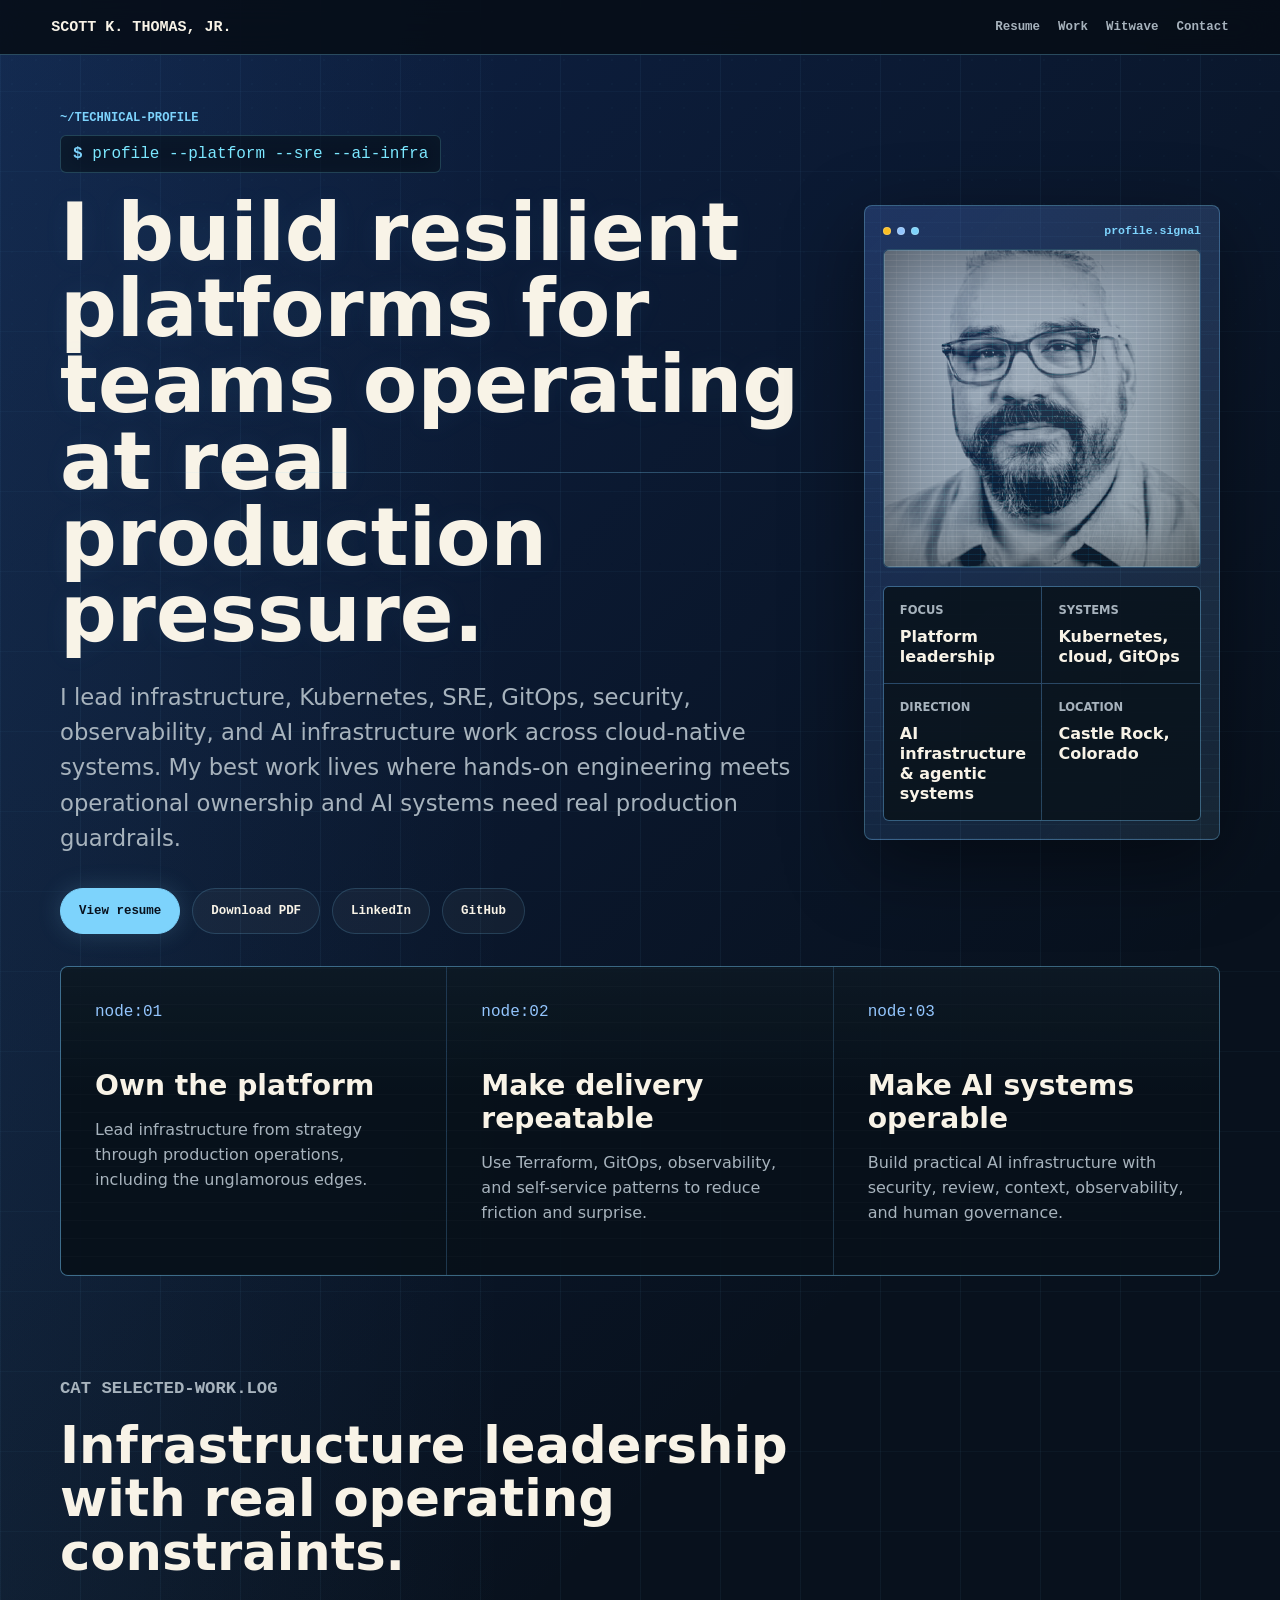
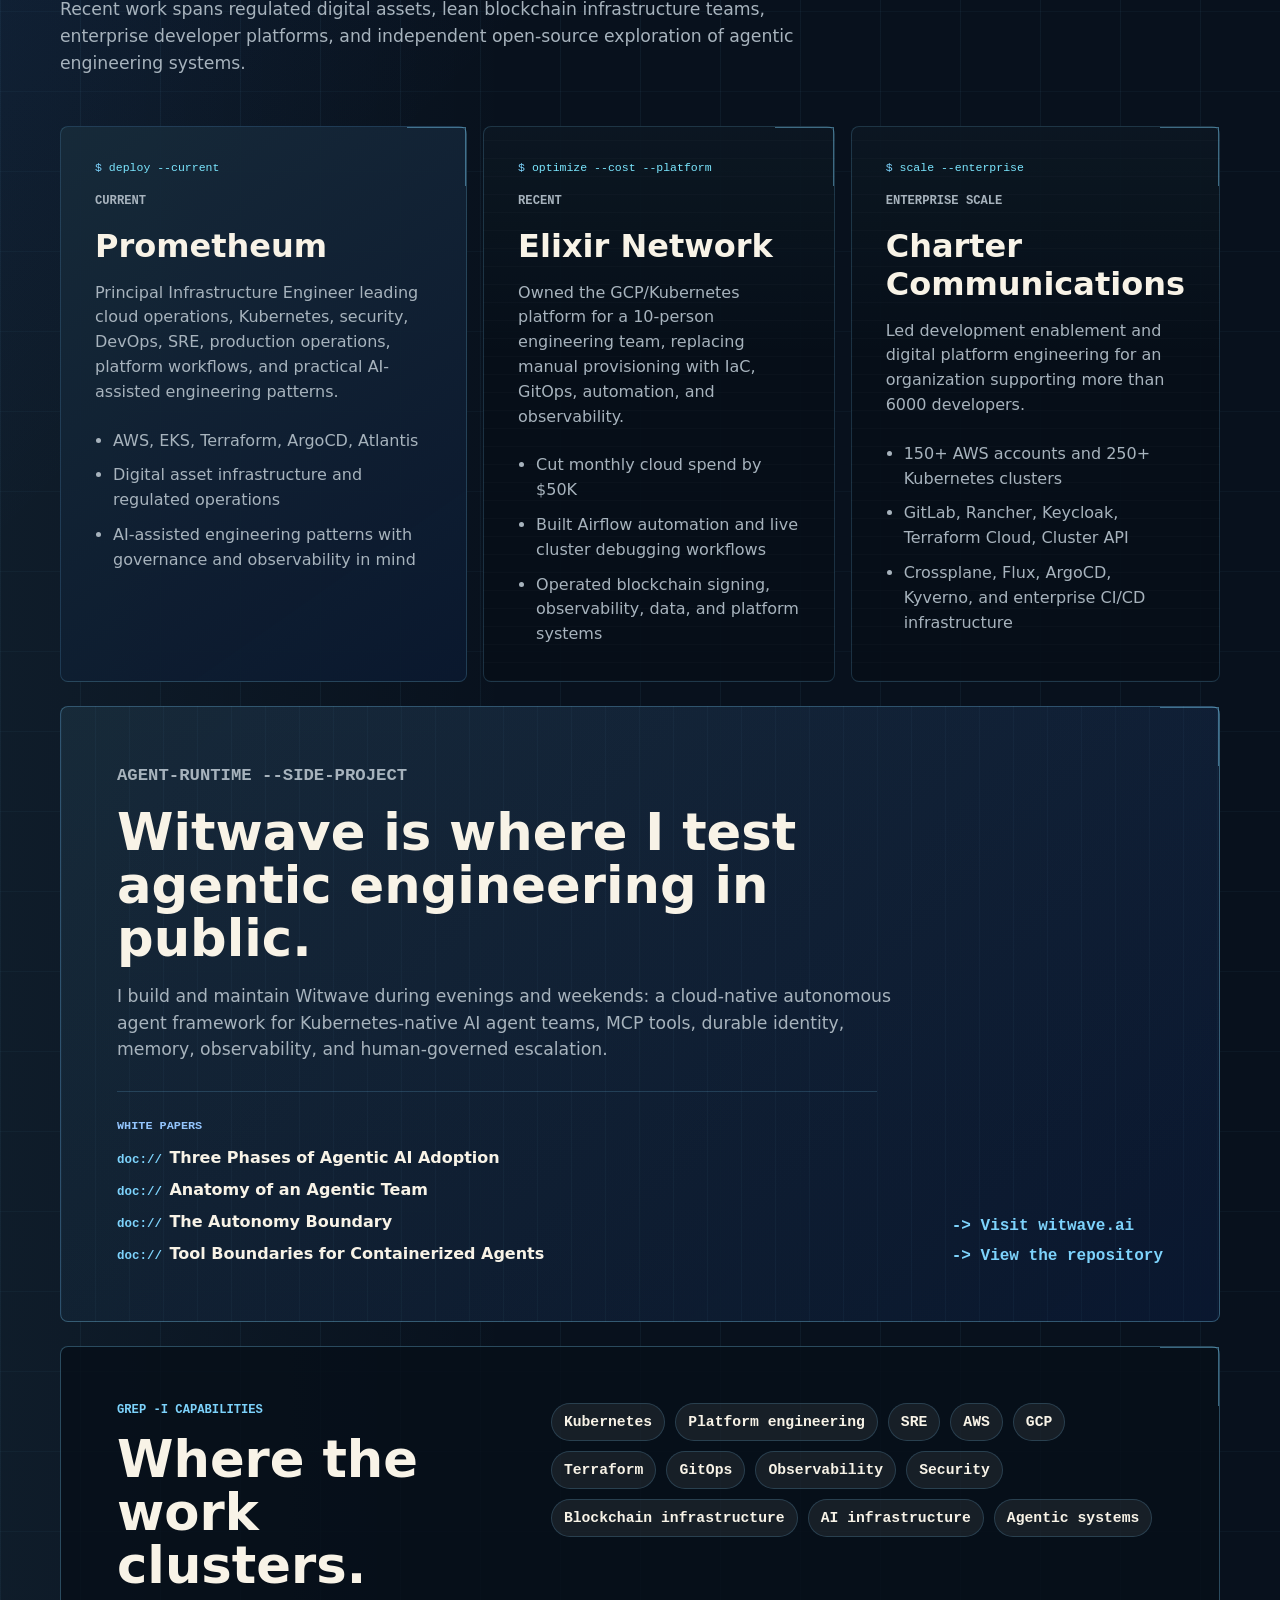
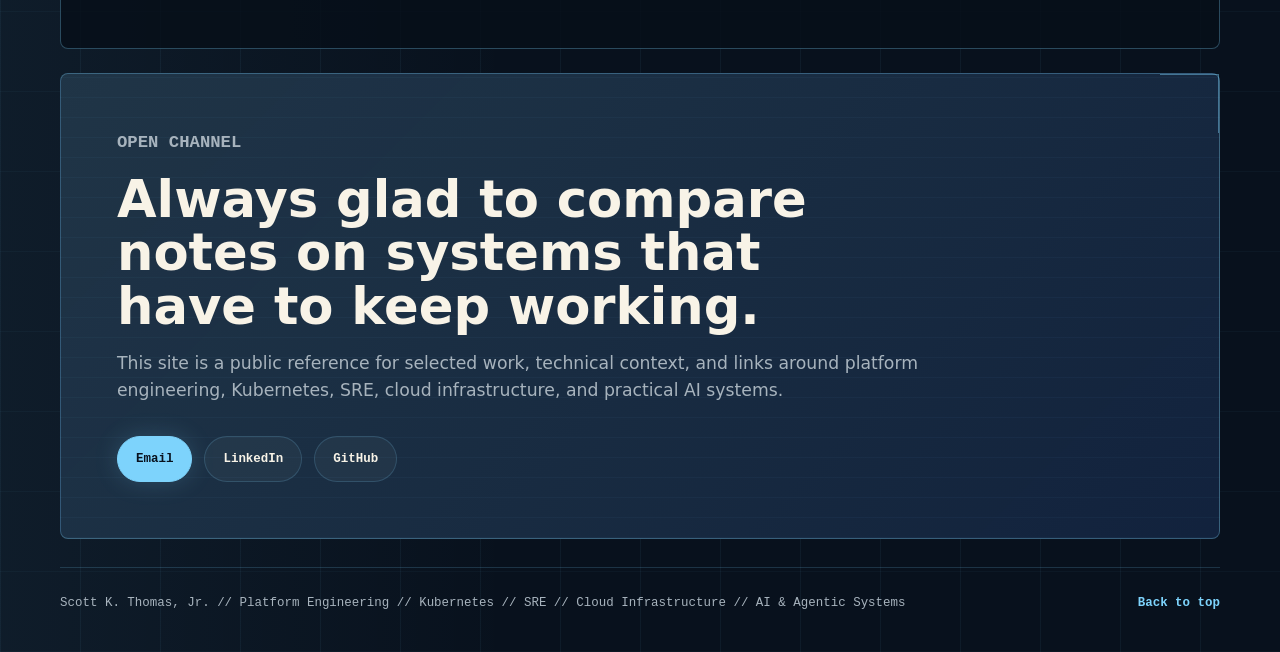
<file: index.html>
<!doctype html>
<html lang="en">
  <head>
    <meta charset="utf-8" />
    <meta name="viewport" content="width=device-width, initial-scale=1" />
    <title>Scott K. Thomas, Jr. | Platform Engineering, Kubernetes, SRE, AI Infrastructure</title>
    <meta
      name="description"
      content="Scott K. Thomas, Jr. is a platform engineering and infrastructure leader focused on Kubernetes, SRE, cloud infrastructure, GitOps, AI infrastructure, and practical agentic systems."
    />
    <link rel="canonical" href="https://scott-thomas.io/" />
    <meta property="og:site_name" content="Scott K. Thomas, Jr." />
    <meta property="og:type" content="profile" />
    <meta property="og:title" content="Scott K. Thomas, Jr. | Platform Engineering & AI Infrastructure" />
    <meta
      property="og:description"
      content="Platform engineering, Kubernetes, SRE, cloud infrastructure, AI infrastructure, and practical agentic systems."
    />
    <meta property="og:url" content="https://scott-thomas.io/" />
    <meta property="og:image" content="https://scott-thomas.io/assets/social-preview.png" />
    <meta property="og:image:width" content="1200" />
    <meta property="og:image:height" content="630" />
    <meta
      property="og:image:alt"
      content="Scott K. Thomas, Jr. professional profile preview with platform engineering and AI infrastructure positioning."
    />
    <meta name="twitter:card" content="summary_large_image" />
    <meta name="twitter:title" content="Scott K. Thomas, Jr. | Platform Engineering & AI Infrastructure" />
    <meta
      name="twitter:description"
      content="Platform engineering, Kubernetes, SRE, cloud infrastructure, AI infrastructure, and practical agentic systems."
    />
    <meta name="twitter:image" content="https://scott-thomas.io/assets/social-preview.png" />
    <meta
      name="twitter:image:alt"
      content="Scott K. Thomas, Jr. professional profile preview with platform engineering and AI infrastructure positioning."
    />
    <link rel="icon" href="favicon.svg" type="image/svg+xml" />
    <link rel="manifest" href="site.webmanifest" />
    <link rel="alternate" href="resume.txt" type="text/plain" title="Plain text resume" />
    <link rel="alternate" href="llms.txt" type="text/plain" title="AI-readable site index" />
    <link rel="alternate" href="llms-full.txt" type="text/plain" title="AI-readable full site summary" />
    <link rel="stylesheet" href="assets/styles.css" />
    <script type="application/ld+json">
      {
        "@context": "https://schema.org",
        "@type": "ProfilePage",
        "@id": "https://scott-thomas.io/#profile",
        "url": "https://scott-thomas.io/",
        "name": "Scott K. Thomas, Jr. | Platform Engineering & AI Infrastructure",
        "description": "Scott K. Thomas, Jr. is a platform engineering and infrastructure leader focused on Kubernetes, SRE, cloud infrastructure, GitOps, AI infrastructure, and practical agentic systems.",
        "mainEntity": {
          "@type": "Person",
          "@id": "https://scott-thomas.io/#scott-k-thomas-jr",
          "name": "Scott K. Thomas, Jr.",
          "alternateName": "Scott Thomas",
          "url": "https://scott-thomas.io/",
          "image": "https://scott-thomas.io/assets/scott-k-thomas-jr.jpg",
          "jobTitle": "Platform Engineering and Infrastructure Leader",
          "address": {
            "@type": "PostalAddress",
            "addressLocality": "Castle Rock",
            "addressRegion": "CO",
            "addressCountry": "US"
          },
          "sameAs": [
            "https://linkedin.com/in/skthomasjr",
            "https://github.com/skthomasjr",
            "https://github.com/witwave-ai/witwave",
            "https://witwave.ai"
          ],
          "knowsAbout": [
            "Platform Engineering",
            "Kubernetes",
            "Site Reliability Engineering",
            "Cloud Infrastructure",
            "GitOps",
            "Observability",
            "AI Infrastructure",
            "Agentic AI Systems"
          ]
        }
      }
    </script>
  </head>
  <body>
    <header class="site-header">
      <a class="brand" href="#top" aria-label="Scott K. Thomas, Jr. home">Scott K. Thomas, Jr.</a>
      <nav class="nav" aria-label="Primary navigation">
        <a href="resume/">Resume</a>
        <a href="#work">Work</a>
        <a href="#witwave">Witwave</a>
        <a href="#contact">Contact</a>
      </nav>
    </header>

    <main id="top">
      <section class="hero">
        <div class="hero-copy">
          <p class="eyebrow">~/technical-profile</p>
          <div class="terminal-line" aria-label="Career focus command">
            <span>$</span> profile --platform --sre --ai-infra
          </div>
          <h1>I build resilient platforms for teams operating at real production pressure.</h1>
          <p>
            I lead infrastructure, Kubernetes, SRE, GitOps, security, observability, and AI infrastructure work across
            cloud-native systems. My best work lives where hands-on engineering meets operational ownership and AI
            systems need real production guardrails.
          </p>
          <div class="hero-actions" id="resume">
            <a class="button primary" href="resume/">View resume</a>
            <a class="button secondary" href="resume.pdf">Download PDF</a>
            <a class="button secondary" href="https://linkedin.com/in/skthomasjr" rel="me">LinkedIn</a>
            <a class="button secondary" href="https://github.com/skthomasjr" rel="me">GitHub</a>
          </div>
        </div>

        <aside class="signal-panel" aria-label="Professional profile snapshot">
          <div class="panel-bar">
            <span></span>
            <span></span>
            <span></span>
            <strong>profile.signal</strong>
          </div>
          <div class="portrait-frame">
            <img
              class="portrait"
              src="assets/scott-k-thomas-jr.jpg"
              width="460"
              height="460"
              alt="Scott K. Thomas, Jr."
            />
          </div>
          <div class="signal-grid">
            <div>
              <span>Focus</span>
              <strong>Platform leadership</strong>
            </div>
            <div>
              <span>Systems</span>
              <strong>Kubernetes, cloud, GitOps</strong>
            </div>
            <div>
              <span>Direction</span>
              <strong>AI infrastructure & agentic systems</strong>
            </div>
            <div>
              <span>Location</span>
              <strong>Castle Rock, Colorado</strong>
            </div>
          </div>
        </aside>
      </section>

      <section class="thesis-strip" aria-label="Professional focus">
        <article>
          <span>node:01</span>
          <h2>Own the platform</h2>
          <p>Lead infrastructure from strategy through production operations, including the unglamorous edges.</p>
        </article>
        <article>
          <span>node:02</span>
          <h2>Make delivery repeatable</h2>
          <p>Use Terraform, GitOps, observability, and self-service patterns to reduce friction and surprise.</p>
        </article>
        <article>
          <span>node:03</span>
          <h2>Make AI systems operable</h2>
          <p>Build practical AI infrastructure with security, review, context, observability, and human governance.</p>
        </article>
      </section>

      <section class="section-heading">
        <p class="eyebrow">cat selected-work.log</p>
        <h2>Infrastructure leadership with real operating constraints.</h2>
        <p>
          Recent work spans regulated digital assets, lean blockchain infrastructure teams, enterprise developer
          platforms, and independent open-source exploration of agentic engineering systems.
        </p>
      </section>

      <section class="work-grid" id="work" aria-label="Selected professional work">
        <article class="work-card featured">
          <div class="card-command">deploy --current</div>
          <p class="card-kicker">Current</p>
          <h3>Prometheum</h3>
          <p>
            Principal Infrastructure Engineer leading cloud operations, Kubernetes, security, DevOps, SRE, production
            operations, platform workflows, and practical AI-assisted engineering patterns.
          </p>
          <ul>
            <li>AWS, EKS, Terraform, ArgoCD, Atlantis</li>
            <li>Digital asset infrastructure and regulated operations</li>
            <li>AI-assisted engineering patterns with governance and observability in mind</li>
          </ul>
        </article>

        <article class="work-card">
          <div class="card-command">optimize --cost --platform</div>
          <p class="card-kicker">Recent</p>
          <h3>Elixir Network</h3>
          <p>
            Owned the GCP/Kubernetes platform for a 10-person engineering team, replacing manual provisioning with IaC,
            GitOps, automation, and observability.
          </p>
          <ul>
            <li>Cut monthly cloud spend by $50K</li>
            <li>Built Airflow automation and live cluster debugging workflows</li>
            <li>Operated blockchain signing, observability, data, and platform systems</li>
          </ul>
        </article>

        <article class="work-card">
          <div class="card-command">scale --enterprise</div>
          <p class="card-kicker">Enterprise scale</p>
          <h3>Charter Communications</h3>
          <p>
            Led development enablement and digital platform engineering for an organization supporting more than 6000
            developers.
          </p>
          <ul>
            <li>150+ AWS accounts and 250+ Kubernetes clusters</li>
            <li>GitLab, Rancher, Keycloak, Terraform Cloud, Cluster API</li>
            <li>Crossplane, Flux, ArgoCD, Kyverno, and enterprise CI/CD infrastructure</li>
          </ul>
        </article>
      </section>

      <section class="witwave-band" id="witwave">
        <div>
          <p class="eyebrow">agent-runtime --side-project</p>
          <h2>Witwave is where I test agentic engineering in public.</h2>
          <p>
            I build and maintain Witwave during evenings and weekends: a cloud-native autonomous agent framework for
            Kubernetes-native AI agent teams, MCP tools, durable identity, memory, observability, and human-governed
            escalation.
          </p>
          <div class="writing-proof" aria-label="Selected Witwave white papers">
            <span>White papers</span>
            <ul>
              <li>
                <a
                  href="https://witwave.ai/whitepapers/three-phases-of-ai-adoption/three-phases-of-ai-adoption.pdf"
                  type="application/pdf"
                  >Three Phases of Agentic AI Adoption</a
                >
              </li>
              <li>
                <a
                  href="https://witwave.ai/whitepapers/anatomy-of-an-agentic-team/anatomy-of-an-agentic-team.pdf"
                  type="application/pdf"
                  >Anatomy of an Agentic Team</a
                >
              </li>
              <li>
                <a
                  href="https://witwave.ai/whitepapers/the-autonomy-boundary/the-autonomy-boundary.pdf"
                  type="application/pdf"
                  >The Autonomy Boundary</a
                >
              </li>
              <li>
                <a
                  href="https://witwave.ai/whitepapers/tool-boundaries-for-containerized-agents/tool-boundaries-for-containerized-agents.pdf"
                  type="application/pdf"
                  >Tool Boundaries for Containerized Agents</a
                >
              </li>
            </ul>
          </div>
        </div>
        <div class="witwave-actions">
          <a class="text-link" href="https://witwave.ai">Visit witwave.ai</a>
          <a class="text-link" href="https://github.com/witwave-ai/witwave">View the repository</a>
        </div>
      </section>

      <section class="capability-grid" aria-label="Core capabilities">
        <div>
          <p class="eyebrow">grep -i capabilities</p>
          <h2>Where the work clusters.</h2>
        </div>
        <ul class="tag-list">
          <li>Kubernetes</li>
          <li>Platform engineering</li>
          <li>SRE</li>
          <li>AWS</li>
          <li>GCP</li>
          <li>Terraform</li>
          <li>GitOps</li>
          <li>Observability</li>
          <li>Security</li>
          <li>Blockchain infrastructure</li>
          <li>AI infrastructure</li>
          <li>Agentic systems</li>
        </ul>
      </section>

      <section class="contact-panel" id="contact">
        <p class="eyebrow">open channel</p>
        <h2>Always glad to compare notes on systems that have to keep working.</h2>
        <p>
          This site is a public reference for selected work, technical context, and links around platform engineering,
          Kubernetes, SRE, cloud infrastructure, and practical AI systems.
        </p>
        <div class="contact-actions">
          <a class="button primary" href="mailto:contact@scott-thomas.io">Email</a>
          <a class="button secondary" href="https://linkedin.com/in/skthomasjr" rel="me">LinkedIn</a>
          <a class="button secondary" href="https://github.com/skthomasjr" rel="me">GitHub</a>
        </div>
      </section>
    </main>

    <footer class="site-footer">
      <p>
        Scott K. Thomas, Jr. // Platform Engineering // Kubernetes // SRE // Cloud Infrastructure // AI & Agentic
        Systems
      </p>
      <a href="#top">Back to top</a>
    </footer>
  </body>
</html>
</file>
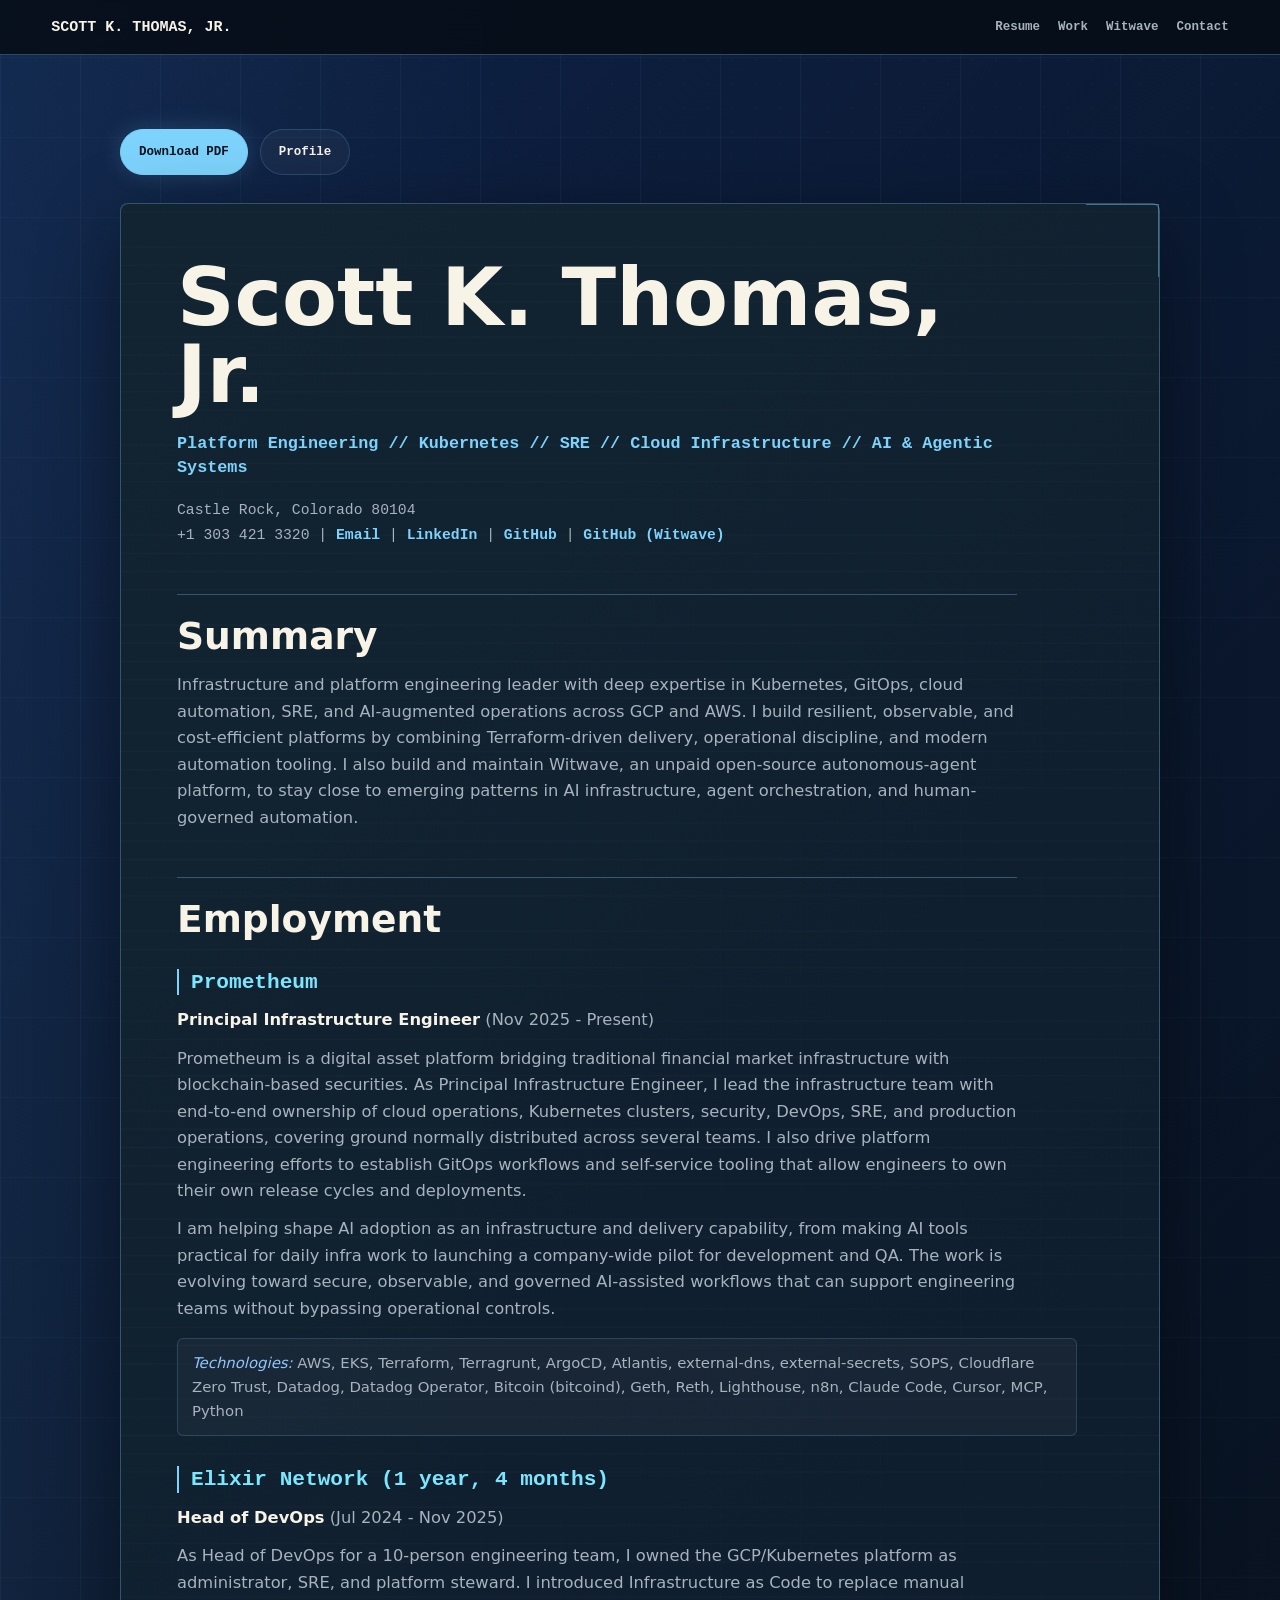
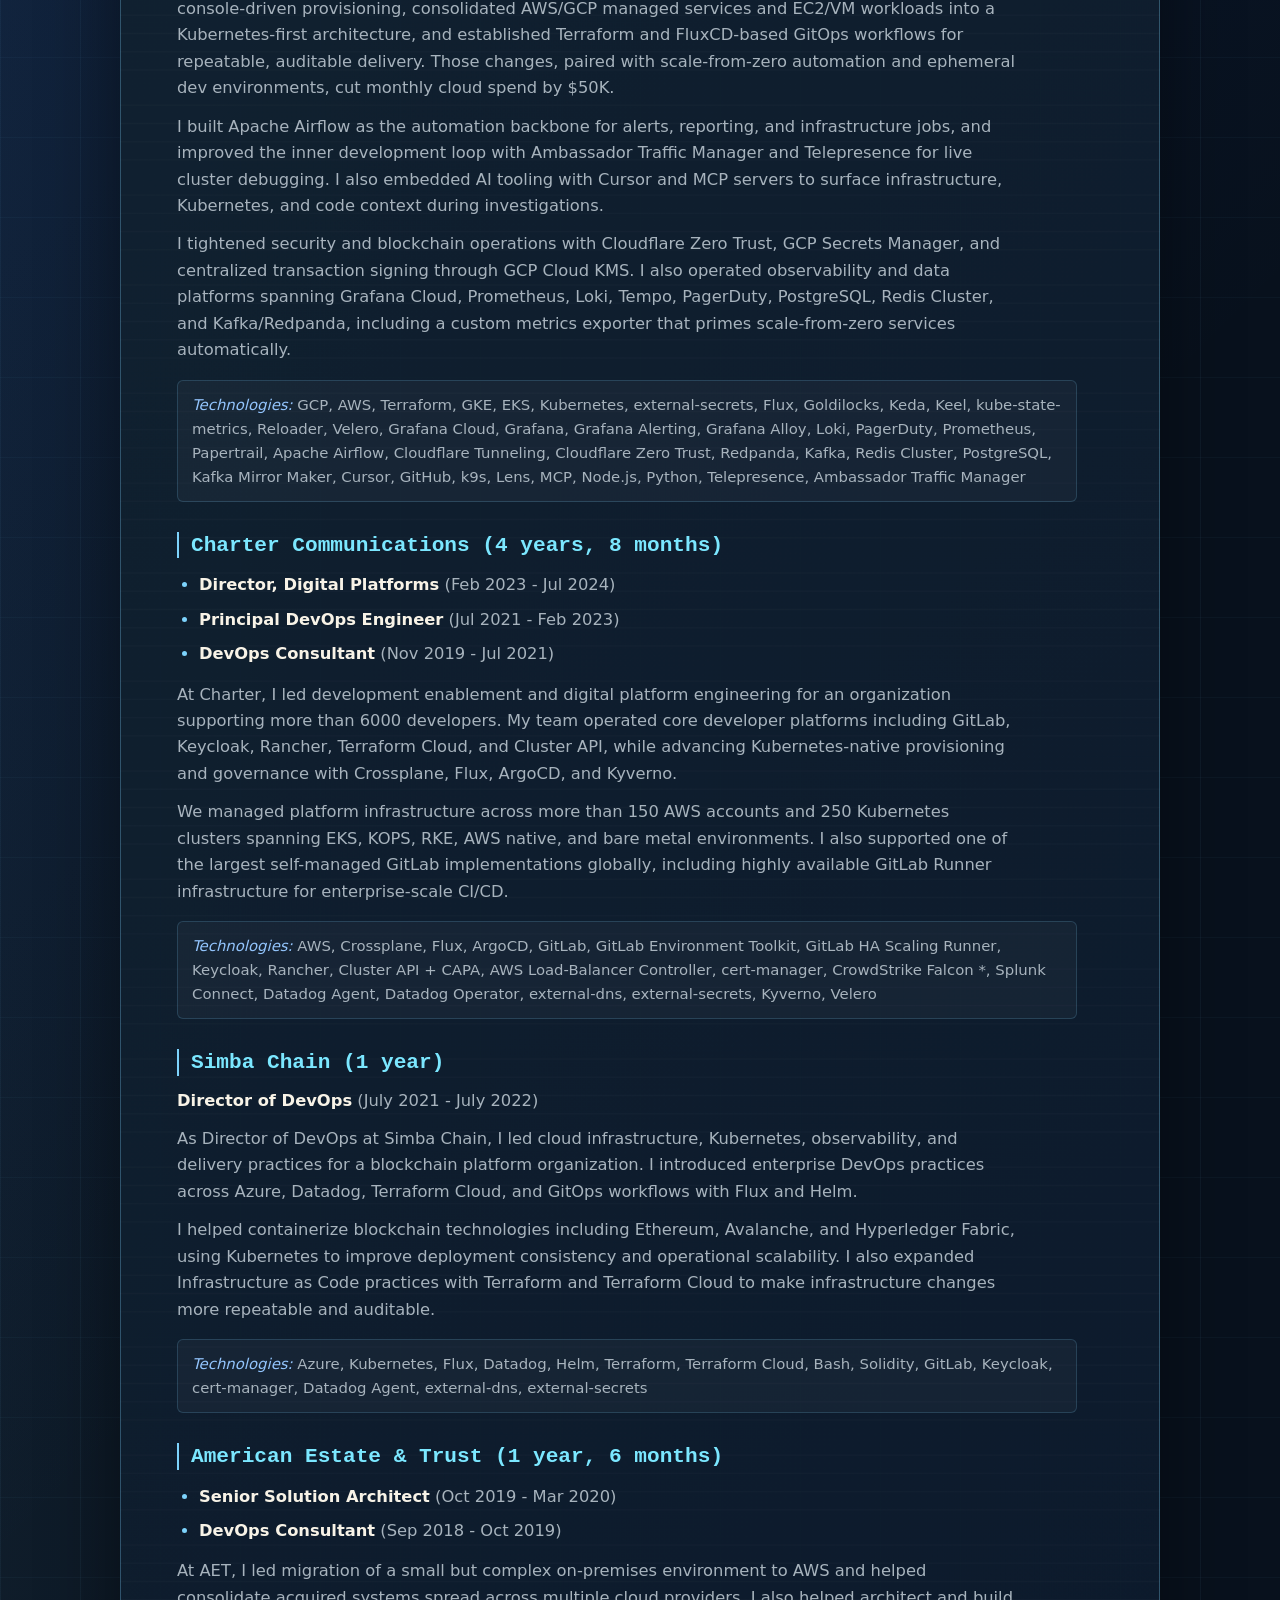
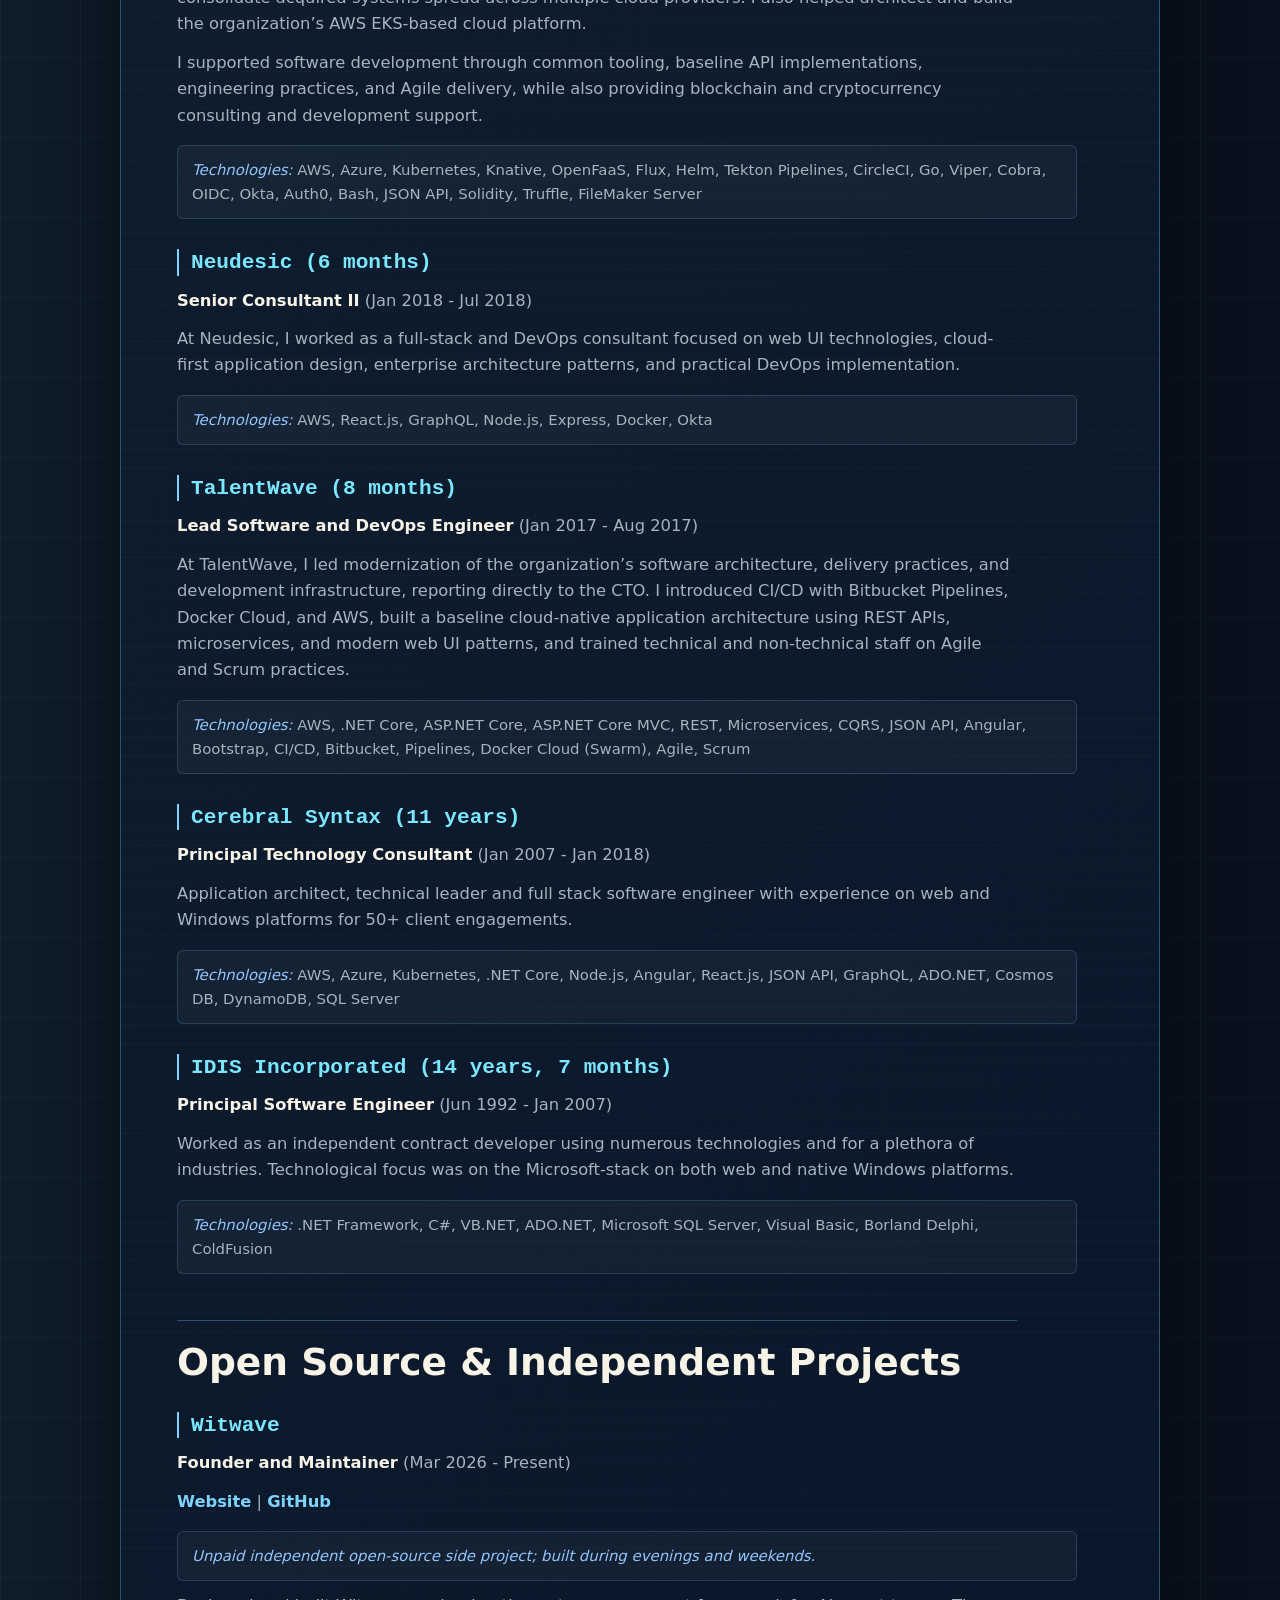
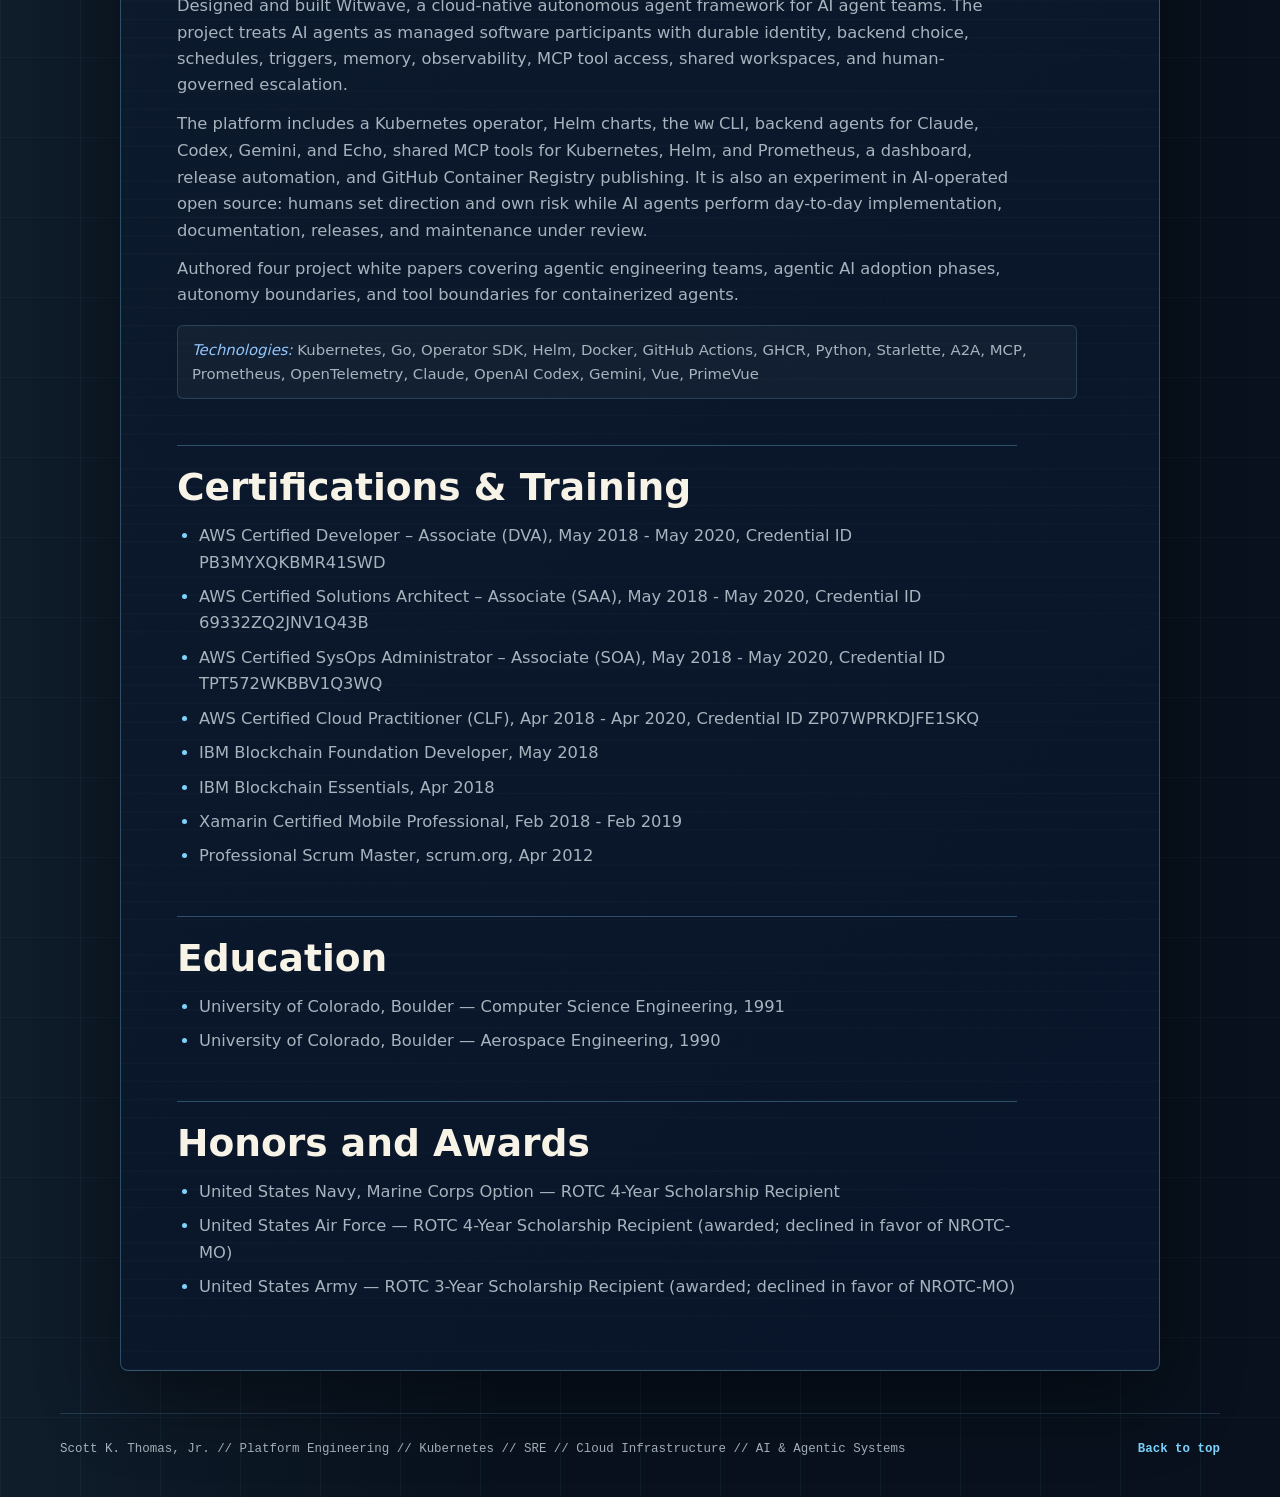
<file: resume/index.html>
<!doctype html>
<html lang="en">
  <head>
    <meta charset="utf-8" />
    <meta name="viewport" content="width=device-width, initial-scale=1" />
    <title>Scott K. Thomas, Jr. Resume</title>
    <meta name="description" content="HTML resume for Scott K. Thomas, Jr., focused on platform engineering, Kubernetes, SRE, cloud infrastructure, AI infrastructure, and agentic systems." />
    <link rel="canonical" href="https://scott-thomas.io/resume/" />
    <meta property="og:site_name" content="Scott K. Thomas, Jr." />
    <meta property="og:type" content="profile" />
    <meta property="og:title" content="Scott K. Thomas, Jr. Resume" />
    <meta property="og:description" content="HTML resume for Scott K. Thomas, Jr., focused on platform engineering, Kubernetes, SRE, cloud infrastructure, AI infrastructure, and agentic systems." />
    <meta property="og:url" content="https://scott-thomas.io/resume/" />
    <meta property="og:image" content="https://scott-thomas.io/assets/social-preview.png" />
    <meta property="og:image:width" content="1200" />
    <meta property="og:image:height" content="630" />
    <meta name="twitter:card" content="summary_large_image" />
    <meta name="twitter:title" content="Scott K. Thomas, Jr. Resume" />
    <meta name="twitter:description" content="HTML resume for Scott K. Thomas, Jr., focused on platform engineering, Kubernetes, SRE, cloud infrastructure, AI infrastructure, and agentic systems." />
    <meta name="twitter:image" content="https://scott-thomas.io/assets/social-preview.png" />
    <link rel="icon" href="../favicon.svg" type="image/svg+xml" />
    <link rel="manifest" href="../site.webmanifest" />
    <link rel="alternate" href="../resume.txt" type="text/plain" title="Plain text resume" />
    <link rel="alternate" href="../llms.txt" type="text/plain" title="AI-readable site index" />
    <link rel="alternate" href="../llms-full.txt" type="text/plain" title="AI-readable full site summary" />
    <link rel="stylesheet" href="../assets/styles.css" />
    <script type="application/ld+json">
      {
        "@context": "https://schema.org",
        "@type": "ProfilePage",
        "@id": "https://scott-thomas.io/resume/#profile",
        "url": "https://scott-thomas.io/resume/",
        "name": "Scott K. Thomas, Jr. Resume",
        "description": "HTML resume for Scott K. Thomas, Jr., focused on platform engineering, Kubernetes, SRE, cloud infrastructure, AI infrastructure, and agentic systems.",
        "mainEntity": {
          "@type": "Person",
          "@id": "https://scott-thomas.io/#scott-k-thomas-jr",
          "name": "Scott K. Thomas, Jr.",
          "alternateName": "Scott Thomas",
          "url": "https://scott-thomas.io/",
          "image": "https://scott-thomas.io/assets/scott-k-thomas-jr.jpg",
          "jobTitle": "Platform Engineering and Infrastructure Leader",
          "address": {
            "@type": "PostalAddress",
            "addressLocality": "Castle Rock",
            "addressRegion": "CO",
            "addressCountry": "US"
          },
          "sameAs": [
            "https://linkedin.com/in/skthomasjr",
            "https://github.com/skthomasjr",
            "https://github.com/witwave-ai/witwave",
            "https://witwave.ai"
          ],
          "knowsAbout": [
            "Platform Engineering",
            "Kubernetes",
            "Site Reliability Engineering",
            "Cloud Infrastructure",
            "GitOps",
            "Observability",
            "AI Infrastructure",
            "Agentic AI Systems"
          ]
        }
      }
    </script>
  </head>
  <body class="resume-page">
    <header class="site-header">
      <a class="brand" href="../" aria-label="Scott K. Thomas, Jr. home">Scott K. Thomas, Jr.</a>
      <nav class="nav" aria-label="Primary navigation">
        <a href="../resume/">Resume</a>
        <a href="../#work">Work</a>
        <a href="../#witwave">Witwave</a>
        <a href="../#contact">Contact</a>
      </nav>
    </header>

    <main id="top">
      <section class="resume-shell" aria-label="HTML resume">
        <div class="resume-page-actions">
          <a class="button primary" href="../resume.pdf">Download PDF</a>
          <a class="button secondary" href="../">Profile</a>
        </div>
        <article class="resume-document"><h1 id="scott-k.-thomas-jr.">Scott K. Thomas, Jr.</h1>
<p>Platform Engineering // Kubernetes // SRE // Cloud Infrastructure // AI &amp; Agentic Systems</p>
<p>Castle Rock, Colorado 80104<br />
+1 303 421 3320 | <a href="mailto:sthomas@idis.com">Email</a> | <a href="https://linkedin.com/in/skthomasjr">LinkedIn</a> | <a href="https://github.com/skthomasjr">GitHub</a> | <a href="https://github.com/witwave-ai/witwave">GitHub (Witwave)</a></p>
<h2 id="summary">Summary</h2>
<p>Infrastructure and platform engineering leader with deep expertise in Kubernetes, GitOps, cloud automation, SRE, and AI-augmented operations across GCP and AWS. I build resilient, observable, and cost-efficient platforms by combining Terraform-driven delivery, operational discipline, and modern automation tooling. I also build and maintain Witwave, an unpaid open-source autonomous-agent platform, to stay close to emerging patterns in AI infrastructure, agent orchestration, and human-governed automation.</p>
<h2 id="employment">Employment</h2>
<h3 id="prometheum">Prometheum</h3>
<p><strong>Principal Infrastructure Engineer</strong> (Nov 2025 - Present)</p>
<p>Prometheum is a digital asset platform bridging traditional financial market infrastructure with blockchain-based securities. As Principal Infrastructure Engineer, I lead the infrastructure team with end-to-end ownership of cloud operations, Kubernetes clusters, security, DevOps, SRE, and production operations, covering ground normally distributed across several teams. I also drive platform engineering efforts to establish GitOps workflows and self-service tooling that allow engineers to own their own release cycles and deployments.</p>
<p>I am helping shape AI adoption as an infrastructure and delivery capability, from making AI tools practical for daily infra work to launching a company-wide pilot for development and QA. The work is evolving toward secure, observable, and governed AI-assisted workflows that can support engineering teams without bypassing operational controls.</p>
<p><em>Technologies:</em> AWS, EKS, Terraform, Terragrunt, ArgoCD, Atlantis, external-dns, external-secrets, SOPS, Cloudflare Zero Trust, Datadog, Datadog Operator, Bitcoin (bitcoind), Geth, Reth, Lighthouse, n8n, Claude Code, Cursor, MCP, Python</p>
<h3 id="elixir-network-1-year-4-months">Elixir Network (1 year, 4 months)</h3>
<p><strong>Head of DevOps</strong> (Jul 2024 - Nov 2025)</p>
<p>As Head of DevOps for a 10-person engineering team, I owned the GCP/Kubernetes platform as administrator, SRE, and platform steward. I introduced Infrastructure as Code to replace manual console-driven provisioning, consolidated AWS/GCP managed services and EC2/VM workloads into a Kubernetes-first architecture, and established Terraform and FluxCD-based GitOps workflows for repeatable, auditable delivery. Those changes, paired with scale-from-zero automation and ephemeral dev environments, cut monthly cloud spend by $50K.</p>
<p>I built Apache Airflow as the automation backbone for alerts, reporting, and infrastructure jobs, and improved the inner development loop with Ambassador Traffic Manager and Telepresence for live cluster debugging. I also embedded AI tooling with Cursor and MCP servers to surface infrastructure, Kubernetes, and code context during investigations.</p>
<p>I tightened security and blockchain operations with Cloudflare Zero Trust, GCP Secrets Manager, and centralized transaction signing through GCP Cloud KMS. I also operated observability and data platforms spanning Grafana Cloud, Prometheus, Loki, Tempo, PagerDuty, PostgreSQL, Redis Cluster, and Kafka/Redpanda, including a custom metrics exporter that primes scale-from-zero services automatically.</p>
<p><em>Technologies:</em> GCP, AWS, Terraform, GKE, EKS, Kubernetes, external-secrets, Flux, Goldilocks, Keda, Keel, kube-state-metrics, Reloader, Velero, Grafana Cloud, Grafana, Grafana Alerting, Grafana Alloy, Loki, PagerDuty, Prometheus, Papertrail, Apache Airflow, Cloudflare Tunneling, Cloudflare Zero Trust, Redpanda, Kafka, Redis Cluster, PostgreSQL, Kafka Mirror Maker, Cursor, GitHub, k9s, Lens, MCP, Node.js, Python, Telepresence, Ambassador Traffic Manager</p>
<h3 id="charter-communications-4-years-8-months">Charter Communications (4 years, 8 months)</h3>
<ul>
<li><strong>Director, Digital Platforms</strong> (Feb 2023 - Jul 2024)</li>
<li><strong>Principal DevOps Engineer</strong> (Jul 2021 - Feb 2023)</li>
<li><strong>DevOps Consultant</strong> (Nov 2019 - Jul 2021)</li>
</ul>
<p>At Charter, I led development enablement and digital platform engineering for an organization supporting more than 6000 developers. My team operated core developer platforms including GitLab, Keycloak, Rancher, Terraform Cloud, and Cluster API, while advancing Kubernetes-native provisioning and governance with Crossplane, Flux, ArgoCD, and Kyverno.</p>
<p>We managed platform infrastructure across more than 150 AWS accounts and 250 Kubernetes clusters spanning EKS, KOPS, RKE, AWS native, and bare metal environments. I also supported one of the largest self-managed GitLab implementations globally, including highly available GitLab Runner infrastructure for enterprise-scale CI/CD.</p>
<p><em>Technologies:</em> AWS, Crossplane, Flux, ArgoCD, GitLab, GitLab Environment Toolkit, GitLab HA Scaling Runner, Keycloak, Rancher, Cluster API + CAPA, AWS Load-Balancer Controller, cert-manager, CrowdStrike Falcon *, Splunk Connect, Datadog Agent, Datadog Operator, external-dns, external-secrets, Kyverno, Velero</p>
<h3 id="simba-chain-1-year">Simba Chain (1 year)</h3>
<p><strong>Director of DevOps</strong> (July 2021 - July 2022)</p>
<p>As Director of DevOps at Simba Chain, I led cloud infrastructure, Kubernetes, observability, and delivery practices for a blockchain platform organization. I introduced enterprise DevOps practices across Azure, Datadog, Terraform Cloud, and GitOps workflows with Flux and Helm.</p>
<p>I helped containerize blockchain technologies including Ethereum, Avalanche, and Hyperledger Fabric, using Kubernetes to improve deployment consistency and operational scalability. I also expanded Infrastructure as Code practices with Terraform and Terraform Cloud to make infrastructure changes more repeatable and auditable.</p>
<p><em>Technologies:</em> Azure, Kubernetes, Flux, Datadog, Helm, Terraform, Terraform Cloud, Bash, Solidity, GitLab, Keycloak, cert-manager, Datadog Agent, external-dns, external-secrets</p>
<h3 id="american-estate-trust-1-year-6-months">American Estate &amp; Trust (1 year, 6 months)</h3>
<ul>
<li><strong>Senior Solution Architect</strong> (Oct 2019 - Mar 2020)</li>
<li><strong>DevOps Consultant</strong> (Sep 2018 - Oct 2019)</li>
</ul>
<p>At AET, I led migration of a small but complex on-premises environment to AWS and helped consolidate acquired systems spread across multiple cloud providers. I also helped architect and build the organization’s AWS EKS-based cloud platform.</p>
<p>I supported software development through common tooling, baseline API implementations, engineering practices, and Agile delivery, while also providing blockchain and cryptocurrency consulting and development support.</p>
<p><em>Technologies:</em> AWS, Azure, Kubernetes, Knative, OpenFaaS, Flux, Helm, Tekton Pipelines, CircleCI, Go, Viper, Cobra, OIDC, Okta, Auth0, Bash, JSON API, Solidity, Truffle, FileMaker Server</p>
<h3 id="neudesic-6-months">Neudesic (6 months)</h3>
<p><strong>Senior Consultant II</strong> (Jan 2018 - Jul 2018)</p>
<p>At Neudesic, I worked as a full-stack and DevOps consultant focused on web UI technologies, cloud-first application design, enterprise architecture patterns, and practical DevOps implementation.</p>
<p><em>Technologies:</em> AWS, React.js, GraphQL, Node.js, Express, Docker, Okta</p>
<h3 id="talentwave-8-months">TalentWave (8 months)</h3>
<p><strong>Lead Software and DevOps Engineer</strong> (Jan 2017 - Aug 2017)</p>
<p>At TalentWave, I led modernization of the organization’s software architecture, delivery practices, and development infrastructure, reporting directly to the CTO. I introduced CI/CD with Bitbucket Pipelines, Docker Cloud, and AWS, built a baseline cloud-native application architecture using REST APIs, microservices, and modern web UI patterns, and trained technical and non-technical staff on Agile and Scrum practices.</p>
<p><em>Technologies:</em> AWS, .NET Core, ASP.NET Core, ASP.NET Core MVC, REST, Microservices, CQRS, JSON API, Angular, Bootstrap, CI/CD, Bitbucket, Pipelines, Docker Cloud (Swarm), Agile, Scrum</p>
<h3 id="cerebral-syntax-11-years">Cerebral Syntax (11 years)</h3>
<p><strong>Principal Technology Consultant</strong> (Jan 2007 - Jan 2018)</p>
<p>Application architect, technical leader and full stack software engineer with experience on web and Windows platforms for 50+ client engagements.</p>
<p><em>Technologies:</em> AWS, Azure, Kubernetes, .NET Core, Node.js, Angular, React.js, JSON API, GraphQL, ADO.NET, Cosmos DB, DynamoDB, SQL Server</p>
<h3 id="idis-incorporated-14-years-7-months">IDIS Incorporated (14 years, 7 months)</h3>
<p><strong>Principal Software Engineer</strong> (Jun 1992 - Jan 2007)</p>
<p>Worked as an independent contract developer using numerous technologies and for a plethora of industries. Technological focus was on the Microsoft-stack on both web and native Windows platforms.</p>
<p><em>Technologies:</em> .NET Framework, C#, VB.NET, ADO.NET, Microsoft SQL Server, Visual Basic, Borland Delphi, ColdFusion</p>
<h2 id="open-source-independent-projects">Open Source &amp; Independent Projects</h2>
<h3 id="witwave">Witwave</h3>
<p><strong>Founder and Maintainer</strong> (Mar 2026 - Present)</p>
<p><a href="https://witwave.ai">Website</a> | <a href="https://github.com/witwave-ai/witwave">GitHub</a></p>
<p><em>Unpaid independent open-source side project; built during evenings and weekends.</em></p>
<p>Designed and built Witwave, a cloud-native autonomous agent framework for AI agent teams. The project treats AI agents as managed software participants with durable identity, backend choice, schedules, triggers, memory, observability, MCP tool access, shared workspaces, and human-governed escalation.</p>
<p>The platform includes a Kubernetes operator, Helm charts, the <code>ww</code> CLI, backend agents for Claude, Codex, Gemini, and Echo, shared MCP tools for Kubernetes, Helm, and Prometheus, a dashboard, release automation, and GitHub Container Registry publishing. It is also an experiment in AI-operated open source: humans set direction and own risk while AI agents perform day-to-day implementation, documentation, releases, and maintenance under review.</p>
<p>Authored four project white papers covering agentic engineering teams, agentic AI adoption phases, autonomy boundaries, and tool boundaries for containerized agents.</p>
<p><em>Technologies:</em> Kubernetes, Go, Operator SDK, Helm, Docker, GitHub Actions, GHCR, Python, Starlette, A2A, MCP, Prometheus, OpenTelemetry, Claude, OpenAI Codex, Gemini, Vue, PrimeVue</p>
<h2 id="certifications-training">Certifications &amp; Training</h2>
<ul>
<li>AWS Certified Developer – Associate (DVA), May 2018 - May 2020, Credential ID PB3MYXQKBMR41SWD</li>
<li>AWS Certified Solutions Architect – Associate (SAA), May 2018 - May 2020, Credential ID 69332ZQ2JNV1Q43B</li>
<li>AWS Certified SysOps Administrator – Associate (SOA), May 2018 - May 2020, Credential ID TPT572WKBBV1Q3WQ</li>
<li>AWS Certified Cloud Practitioner (CLF), Apr 2018 - Apr 2020, Credential ID ZP07WPRKDJFE1SKQ</li>
<li>IBM Blockchain Foundation Developer, May 2018</li>
<li>IBM Blockchain Essentials, Apr 2018</li>
<li>Xamarin Certified Mobile Professional, Feb 2018 - Feb 2019</li>
<li>Professional Scrum Master, scrum.org, Apr 2012</li>
</ul>
<h2 id="education">Education</h2>
<ul>
<li>University of Colorado, Boulder — Computer Science Engineering, 1991</li>
<li>University of Colorado, Boulder — Aerospace Engineering, 1990</li>
</ul>
<h2 id="honors-and-awards">Honors and Awards</h2>
<ul>
<li>United States Navy, Marine Corps Option — ROTC 4-Year Scholarship Recipient</li>
<li>United States Air Force — ROTC 4-Year Scholarship Recipient (awarded; declined in favor of NROTC-MO)</li>
<li>United States Army — ROTC 3-Year Scholarship Recipient (awarded; declined in favor of NROTC-MO)</li>
</ul></article>
      </section>
    </main>

    <footer class="site-footer">
      <p>
        Scott K. Thomas, Jr. // Platform Engineering // Kubernetes // SRE // Cloud Infrastructure // AI & Agentic
        Systems
      </p>
      <a href="#top">Back to top</a>
    </footer>
  </body>
</html>
</file>
<file: assets/styles.css>
:root {
  color-scheme: dark;
  --bg: #08111d;
  --panel: #0b1622;
  --panel-strong: #101b29;
  --text: #f8f3e7;
  --muted: #a7b3bd;
  --line: rgba(125, 211, 252, 0.18);
  --line-hot: rgba(125, 211, 252, 0.3);
  --green: #7dd3fc;
  --gold: #93c5fd;
  --cyan: #7be7ff;
  --coral: #fbbf24;
  --shadow: 0 24px 80px rgba(0, 0, 0, 0.44);
  --mono: "SFMono-Regular", "Cascadia Code", "Liberation Mono", ui-monospace, Menlo, Consolas, monospace;
  font-family:
    Inter,
    ui-sans-serif,
    system-ui,
    -apple-system,
    BlinkMacSystemFont,
    "Segoe UI",
    sans-serif;
}

* {
  box-sizing: border-box;
}

html {
  scroll-behavior: smooth;
}

body {
  margin: 0;
  min-width: 320px;
  background: linear-gradient(135deg, rgba(37, 99, 235, 0.2), transparent 42%),
    linear-gradient(90deg, rgba(125, 211, 252, 0.06), transparent 40%),
    repeating-linear-gradient(90deg, rgba(125, 211, 252, 0.055) 0 1px, transparent 1px 80px),
    repeating-linear-gradient(0deg, rgba(125, 211, 252, 0.035) 0 1px, transparent 1px 80px), var(--bg);
  color: var(--text);
}

body::before {
  position: fixed;
  inset: 0;
  z-index: -1;
  content: "";
  background-image: radial-gradient(rgba(125, 211, 252, 0.11) 1px, transparent 1px);
  background-size: 24px 24px;
  mask-image: linear-gradient(to bottom, black, transparent 72%);
  opacity: 0.28;
}

body::after {
  position: fixed;
  inset: 0;
  z-index: -1;
  content: "";
  background: repeating-linear-gradient(0deg, rgba(255, 255, 255, 0.018) 0 1px, transparent 1px 6px);
  opacity: 0.16;
  pointer-events: none;
}

a {
  color: inherit;
}

a:focus-visible,
.button:focus-visible {
  outline: 2px solid var(--cyan);
  outline-offset: 4px;
}

.site-header {
  position: sticky;
  top: 0;
  z-index: 20;
  display: flex;
  align-items: center;
  justify-content: space-between;
  gap: 24px;
  padding: 18px clamp(20px, 4vw, 64px);
  background: rgba(6, 13, 22, 0.88);
  border-bottom: 1px solid var(--line-hot);
  backdrop-filter: blur(18px);
}

.brand {
  font-family: var(--mono);
  font-size: 0.94rem;
  font-weight: 800;
  letter-spacing: 0;
  text-decoration: none;
  text-transform: uppercase;
}

.brand::before {
  color: var(--green);
  content: "";
}

.nav {
  display: flex;
  flex-wrap: wrap;
  gap: 8px 18px;
  justify-content: flex-end;
}

.nav a {
  font-family: var(--mono);
  color: var(--muted);
  font-size: 0.78rem;
  font-weight: 700;
  text-decoration: none;
}

.nav a::before {
  content: "";
}

.nav a:hover {
  color: var(--green);
}

main {
  overflow: hidden;
}

.hero,
.thesis-strip,
.section-heading,
.work-grid,
.witwave-band,
.capability-grid,
.contact-panel,
.site-footer {
  width: min(1160px, calc(100% - 40px));
  margin-inline: auto;
}

.hero {
  position: relative;
  display: grid;
  grid-template-columns: minmax(0, 1.35fr) minmax(320px, 0.65fr);
  gap: clamp(28px, 5vw, 72px);
  align-items: center;
  min-height: calc(100svh - 76px);
  padding: 56px 0 52px;
}

.hero::before {
  position: absolute;
  left: 0;
  width: 100%;
  height: 1px;
  content: "";
  background: linear-gradient(90deg, transparent, var(--line-hot), transparent);
  transform: translateY(-48px);
}

.hero-copy h1 {
  max-width: 820px;
  margin: 0;
  font-size: clamp(2.8rem, 6.2vw, 5.8rem);
  line-height: 0.96;
  letter-spacing: 0;
  text-shadow: 0 0 28px rgba(125, 211, 252, 0.06);
}

.hero-copy p:not(.eyebrow) {
  max-width: 760px;
  margin: 28px 0 0;
  color: var(--muted);
  font-size: clamp(1.08rem, 2vw, 1.42rem);
  line-height: 1.55;
}

.eyebrow,
.card-kicker {
  margin: 0 0 16px;
  color: var(--green);
  font-family: var(--mono);
  font-size: 0.76rem;
  font-weight: 900;
  letter-spacing: 0;
  text-transform: uppercase;
}

.terminal-line,
.card-command,
.panel-bar {
  font-family: var(--mono);
}

.terminal-line {
  width: fit-content;
  max-width: 100%;
  margin: -6px 0 22px;
  padding: 9px 12px;
  overflow-wrap: anywhere;
  color: var(--cyan);
  background: rgba(5, 12, 20, 0.62);
  border: 1px solid rgba(123, 231, 255, 0.22);
  border-radius: 6px;
  box-shadow: inset 0 0 28px rgba(123, 231, 255, 0.04);
}

.terminal-line span {
  color: var(--green);
  font-weight: 900;
}

.hero-actions,
.contact-actions {
  display: flex;
  flex-wrap: wrap;
  gap: 12px;
  margin-top: 32px;
}

.resume-page main {
  overflow: visible;
}

.resume-shell {
  width: min(1040px, calc(100% - 40px));
  padding: clamp(36px, 6vw, 74px) 0 42px;
  margin-inline: auto;
}

.resume-page-actions {
  display: flex;
  flex-wrap: wrap;
  gap: 12px;
  margin-top: 0;
}

.resume-document {
  position: relative;
  margin-top: 28px;
  padding: clamp(26px, 5vw, 56px);
  background: linear-gradient(135deg, rgba(125, 211, 252, 0.1), rgba(37, 99, 235, 0.08)),
    repeating-linear-gradient(0deg, rgba(255, 255, 255, 0.018) 0 1px, transparent 1px 18px), rgba(7, 15, 25, 0.96);
  border: 1px solid var(--line-hot);
  border-radius: 8px;
  box-shadow: var(--shadow);
}

.resume-document::after {
  position: absolute;
  top: 0;
  right: 0;
  width: 72px;
  height: 72px;
  pointer-events: none;
  content: "";
  border-top: 1px solid var(--green);
  border-right: 1px solid var(--green);
  opacity: 0.45;
}

.resume-document h1,
.resume-document h2,
.resume-document h3,
.resume-document p,
.resume-document ul {
  max-width: 840px;
}

.resume-document h1 {
  margin: 0;
  color: var(--text);
  font-size: clamp(2.4rem, 7vw, 5rem);
  line-height: 0.96;
  letter-spacing: 0;
}

.resume-document h1 + p {
  margin: 18px 0 0;
  color: var(--green);
  font-family: var(--mono);
  font-size: clamp(0.9rem, 2vw, 1.05rem);
  font-weight: 900;
  line-height: 1.45;
}

.resume-document h1 + p + p {
  margin: 18px 0 0;
  color: var(--muted);
  font-family: var(--mono);
  font-size: 0.92rem;
  line-height: 1.7;
}

.resume-document h2 {
  margin: 46px 0 16px;
  padding-top: 22px;
  color: var(--text);
  border-top: 1px solid var(--line-hot);
  font-size: clamp(1.55rem, 3.2vw, 2.35rem);
  line-height: 1.04;
  letter-spacing: 0;
}

.resume-document h3 {
  margin: 30px 0 10px;
  padding-left: 12px;
  color: var(--cyan);
  border-left: 2px solid var(--green);
  font-family: var(--mono);
  font-size: clamp(1.08rem, 2vw, 1.32rem);
  letter-spacing: 0;
  line-height: 1.25;
}

.resume-document p,
.resume-document li {
  color: var(--muted);
  font-size: 1.02rem;
  line-height: 1.62;
}

.resume-document p {
  margin: 12px 0;
}

.resume-document ul {
  display: grid;
  gap: 8px;
  padding-left: 22px;
  margin: 14px 0;
}

.resume-document li::marker {
  color: var(--green);
}

.resume-document a {
  color: var(--green);
  font-weight: 800;
  text-decoration: none;
}

.resume-document a:hover {
  color: var(--cyan);
}

.resume-document strong {
  color: var(--text);
}

.resume-document em {
  color: var(--gold);
  font-style: italic;
}

.resume-document p:has(> em:first-child) {
  max-width: 900px;
  padding: 12px 14px;
  margin-top: 16px;
  color: var(--muted);
  background: rgba(248, 243, 231, 0.035);
  border: 1px solid var(--line);
  border-radius: 6px;
  font-size: 0.93rem;
}

.button {
  display: inline-flex;
  align-items: center;
  justify-content: center;
  min-height: 46px;
  padding: 0 18px;
  border: 1px solid var(--line);
  border-radius: 999px;
  font-family: var(--mono);
  font-size: 0.78rem;
  font-weight: 800;
  text-decoration: none;
  transition:
    border-color 160ms ease,
    color 160ms ease,
    transform 160ms ease,
    background 160ms ease;
}

.button.primary {
  background: var(--green);
  color: #08111d;
  border-color: var(--green);
  box-shadow: 0 0 24px rgba(125, 211, 252, 0.18);
}

.button.secondary {
  color: var(--text);
  background: rgba(248, 243, 231, 0.04);
}

.button:hover,
.text-link:hover {
  transform: translateY(-1px);
}

.signal-panel {
  position: relative;
  padding: 18px;
  background: linear-gradient(135deg, rgba(37, 99, 235, 0.2), rgba(125, 211, 252, 0.08)),
    repeating-linear-gradient(0deg, rgba(125, 211, 252, 0.035) 0 1px, transparent 1px 14px),
    linear-gradient(180deg, rgba(248, 243, 231, 0.08), rgba(248, 243, 231, 0.02));
  border: 1px solid var(--line-hot);
  border-radius: 8px;
  box-shadow: var(--shadow);
}

.panel-bar {
  display: flex;
  align-items: center;
  gap: 6px;
  margin-bottom: 12px;
  color: var(--muted);
  font-size: 0.72rem;
}

.panel-bar span {
  width: 8px;
  height: 8px;
  border: 1px solid rgba(248, 243, 231, 0.22);
  border-radius: 999px;
}

.panel-bar span:first-child {
  background: var(--coral);
}

.panel-bar span:nth-child(2) {
  background: var(--gold);
}

.panel-bar span:nth-child(3) {
  background: var(--green);
}

.panel-bar strong {
  margin-left: auto;
  color: var(--green);
  font-weight: 700;
}

.portrait-frame {
  position: relative;
  overflow: hidden;
  aspect-ratio: 1;
  border: 1px solid rgba(125, 211, 252, 0.24);
  border-radius: 6px;
  background: linear-gradient(135deg, rgba(37, 99, 235, 0.2), rgba(125, 211, 252, 0.08)),
    radial-gradient(circle at 50% 38%, rgba(248, 243, 231, 0.12), transparent 46%), #07111d;
}

.portrait-frame::before,
.portrait-frame::after {
  position: absolute;
  inset: 0;
  pointer-events: none;
  content: "";
}

.portrait-frame::before {
  z-index: 2;
  background: repeating-linear-gradient(0deg, rgba(125, 211, 252, 0.14) 0 1px, transparent 1px 6px),
    repeating-linear-gradient(90deg, rgba(125, 211, 252, 0.08) 0 1px, transparent 1px 12px);
  mix-blend-mode: color-dodge;
}

.portrait-frame::after {
  z-index: 3;
  box-shadow:
    inset 0 0 0 1px rgba(125, 211, 252, 0.2),
    inset 0 0 70px rgba(0, 0, 0, 0.5);
}

.portrait {
  display: block;
  width: 100%;
  height: 100%;
  object-fit: cover;
  filter: grayscale(1) contrast(1.55) brightness(0.72) sepia(0.1) hue-rotate(158deg) saturate(2.1);
  mix-blend-mode: screen;
  opacity: 0.78;
}

.signal-grid {
  display: grid;
  grid-template-columns: repeat(2, minmax(0, 1fr));
  gap: 1px;
  margin-top: 18px;
  overflow: hidden;
  border: 1px solid var(--line);
  border-radius: 6px;
  background: var(--line);
}

.signal-grid div {
  min-height: 96px;
  padding: 16px;
  background: rgba(6, 13, 22, 0.86);
}

.signal-grid span {
  display: block;
  color: var(--muted);
  font-size: 0.72rem;
  font-weight: 800;
  text-transform: uppercase;
}

.signal-grid strong {
  display: block;
  margin-top: 10px;
  font-size: 1rem;
  line-height: 1.25;
}

.thesis-strip {
  display: grid;
  grid-template-columns: repeat(3, minmax(0, 1fr));
  gap: 1px;
  margin-top: -20px;
  overflow: hidden;
  border: 1px solid var(--line-hot);
  border-radius: 8px;
  background: var(--line);
}

.thesis-strip article,
.work-card {
  background: linear-gradient(180deg, rgba(125, 211, 252, 0.045), transparent 42%),
    repeating-linear-gradient(0deg, rgba(255, 255, 255, 0.016) 0 1px, transparent 1px 18px), rgba(7, 15, 25, 0.95);
}

.thesis-strip article {
  min-height: 238px;
  padding: clamp(22px, 3vw, 34px);
}

.thesis-strip span,
.card-kicker {
  color: var(--gold);
  font-family: var(--mono);
}

.thesis-strip h2,
.work-card h3,
.witwave-band h2,
.capability-grid h2,
.contact-panel h2,
.section-heading h2 {
  margin: 0;
  letter-spacing: 0;
}

.thesis-strip h2 {
  margin-top: 48px;
  font-size: clamp(1.4rem, 2.2vw, 2.3rem);
}

.thesis-strip p,
.work-card p,
.work-card li,
.witwave-band p,
.section-heading p,
.contact-panel p {
  color: var(--muted);
  line-height: 1.55;
}

.section-heading {
  padding: 100px 0 32px;
}

.section-heading h2,
.witwave-band h2,
.capability-grid h2,
.contact-panel h2 {
  max-width: 780px;
  font-size: clamp(1.9rem, 4vw, 3.8rem);
  line-height: 1.04;
}

.section-heading p {
  max-width: 760px;
  font-size: 1.08rem;
}

.work-grid {
  display: grid;
  grid-template-columns: 1.1fr 0.95fr 0.95fr;
  gap: 16px;
}

.work-card {
  position: relative;
  min-height: 440px;
  padding: clamp(24px, 3vw, 34px);
  border: 1px solid var(--line);
  border-radius: 8px;
}

.work-card::after,
.witwave-band::after,
.capability-grid::after,
.contact-panel::after {
  position: absolute;
  top: 0;
  right: 0;
  width: 58px;
  height: 58px;
  pointer-events: none;
  content: "";
  border-top: 1px solid var(--green);
  border-right: 1px solid var(--green);
  opacity: 0.45;
}

.card-command {
  margin: 0 0 18px;
  color: var(--cyan);
  font-size: 0.72rem;
}

.card-command::before {
  color: var(--green);
  content: "$ ";
}

.work-card.featured {
  background: linear-gradient(145deg, rgba(125, 211, 252, 0.12), rgba(37, 99, 235, 0.08)), rgba(9, 18, 30, 0.96);
}

.work-card h3 {
  font-size: clamp(1.65rem, 2.5vw, 2.55rem);
}

.work-card ul {
  display: grid;
  gap: 10px;
  padding-left: 18px;
  margin: 24px 0 0;
}

.witwave-band,
.capability-grid,
.contact-panel {
  position: relative;
  margin-top: 24px;
  padding: clamp(28px, 5vw, 56px);
  border: 1px solid var(--line-hot);
  border-radius: 8px;
}

.witwave-band {
  display: grid;
  grid-template-columns: minmax(0, 1fr) auto;
  gap: 32px;
  align-items: end;
  background: linear-gradient(135deg, rgba(125, 211, 252, 0.12), rgba(37, 99, 235, 0.1)),
    repeating-linear-gradient(90deg, rgba(123, 231, 255, 0.035) 0 1px, transparent 1px 34px),
    linear-gradient(180deg, rgba(9, 18, 30, 0.96), rgba(7, 15, 25, 0.96));
}

.witwave-band p {
  max-width: 820px;
  font-size: 1.08rem;
}

.witwave-actions {
  display: grid;
  gap: 12px;
  min-width: 210px;
}

.text-link {
  color: var(--green);
  font-family: var(--mono);
  font-weight: 900;
  text-decoration: none;
  transition:
    color 160ms ease,
    transform 160ms ease;
}

.text-link::before {
  content: "-> ";
}

.writing-proof {
  max-width: 760px;
  margin-top: 28px;
  padding-top: 22px;
  border-top: 1px solid var(--line);
}

.writing-proof span {
  color: var(--gold);
  font-family: var(--mono);
  font-size: 0.74rem;
  font-weight: 900;
  text-transform: uppercase;
}

.writing-proof ul {
  display: grid;
  gap: 10px;
  padding: 0;
  margin: 14px 0 0;
  list-style: none;
}

.writing-proof a {
  color: var(--text);
  font-weight: 800;
  line-height: 1.35;
  text-decoration: none;
}

.writing-proof a::before {
  color: var(--green);
  content: "doc:// ";
  font-family: var(--mono);
  font-size: 0.78rem;
}

.writing-proof a:hover {
  color: var(--green);
}

.capability-grid {
  display: grid;
  grid-template-columns: 0.65fr 1fr;
  gap: 36px;
  align-items: start;
  background: rgba(7, 15, 25, 0.82);
}

.tag-list {
  display: flex;
  flex-wrap: wrap;
  gap: 10px;
  padding: 0;
  margin: 0;
  list-style: none;
}

.tag-list li {
  padding: 10px 12px;
  background: rgba(248, 243, 231, 0.07);
  border: 1px solid var(--line);
  border-radius: 999px;
  color: var(--text);
  font-family: var(--mono);
  font-size: 0.92rem;
  font-weight: 800;
}

.contact-panel {
  margin-bottom: 28px;
  background: linear-gradient(135deg, rgba(125, 211, 252, 0.14), rgba(37, 99, 235, 0.1)),
    repeating-linear-gradient(0deg, rgba(125, 211, 252, 0.035) 0 1px, transparent 1px 20px), var(--panel-strong);
}

.contact-panel p {
  max-width: 820px;
  font-size: 1.08rem;
}

.site-footer {
  display: flex;
  justify-content: space-between;
  gap: 18px;
  padding: 28px 0 42px;
  color: var(--muted);
  border-top: 1px solid var(--line);
  font-family: var(--mono);
  font-size: 0.78rem;
}

.site-footer p {
  margin: 0;
}

.site-footer a {
  color: var(--green);
  font-weight: 800;
  text-decoration: none;
}

@media (max-width: 900px) {
  .site-header,
  .site-footer {
    align-items: flex-start;
    flex-direction: column;
  }

  .hero,
  .work-grid,
  .witwave-band,
  .capability-grid {
    grid-template-columns: 1fr;
  }

  .hero {
    min-height: auto;
    padding-top: 52px;
  }

  .signal-panel {
    max-width: 520px;
  }

  .thesis-strip {
    grid-template-columns: 1fr;
  }

  .thesis-strip article,
  .work-card {
    min-height: auto;
  }

  .thesis-strip h2 {
    margin-top: 28px;
  }
}

@media (max-width: 560px) {
  .hero,
  .thesis-strip,
  .section-heading,
  .work-grid,
  .witwave-band,
  .capability-grid,
  .contact-panel,
  .site-footer {
    width: min(100% - 28px, 1160px);
  }

  .site-header {
    padding: 16px 14px;
  }

  .nav {
    justify-content: flex-start;
  }

  .hero-copy h1 {
    font-size: clamp(2.4rem, 13vw, 3.5rem);
  }

  .signal-grid {
    grid-template-columns: 1fr;
  }

  .resume-shell {
    width: min(100% - 28px, 1040px);
  }
}

@media (prefers-reduced-motion: reduce) {
  *,
  *::before,
  *::after {
    animation-duration: 0.01ms !important;
    animation-iteration-count: 1 !important;
    scroll-behavior: auto !important;
    transition-duration: 0.01ms !important;
  }

  html {
    scroll-behavior: auto;
  }

  .button:hover,
  .text-link:hover {
    transform: none;
  }
}

@media print {
  .resume-page {
    background: #ffffff;
    color: #111827;
  }

  .resume-page::before,
  .resume-page::after,
  .resume-page .site-header,
  .resume-page .site-footer,
  .resume-page-actions {
    display: none;
  }

  .resume-shell {
    width: auto;
    padding: 0;
  }

  .resume-document {
    padding: 0;
    margin: 0;
    color: #1f2328;
    background: transparent;
    border: 0;
    box-shadow: none;
  }

  .resume-document::after {
    display: none;
  }

  .resume-document h1,
  .resume-document h2,
  .resume-document h3,
  .resume-document p,
  .resume-document li,
  .resume-document strong,
  .resume-document em {
    color: #111827;
  }

  .resume-document h2 {
    border-top-color: #9ca3af;
  }

  .resume-document h3 {
    padding-left: 0;
    border-left: 0;
  }

  .resume-document p:has(> em:first-child) {
    padding: 0;
    background: transparent;
    border: 0;
  }
}
</file>
